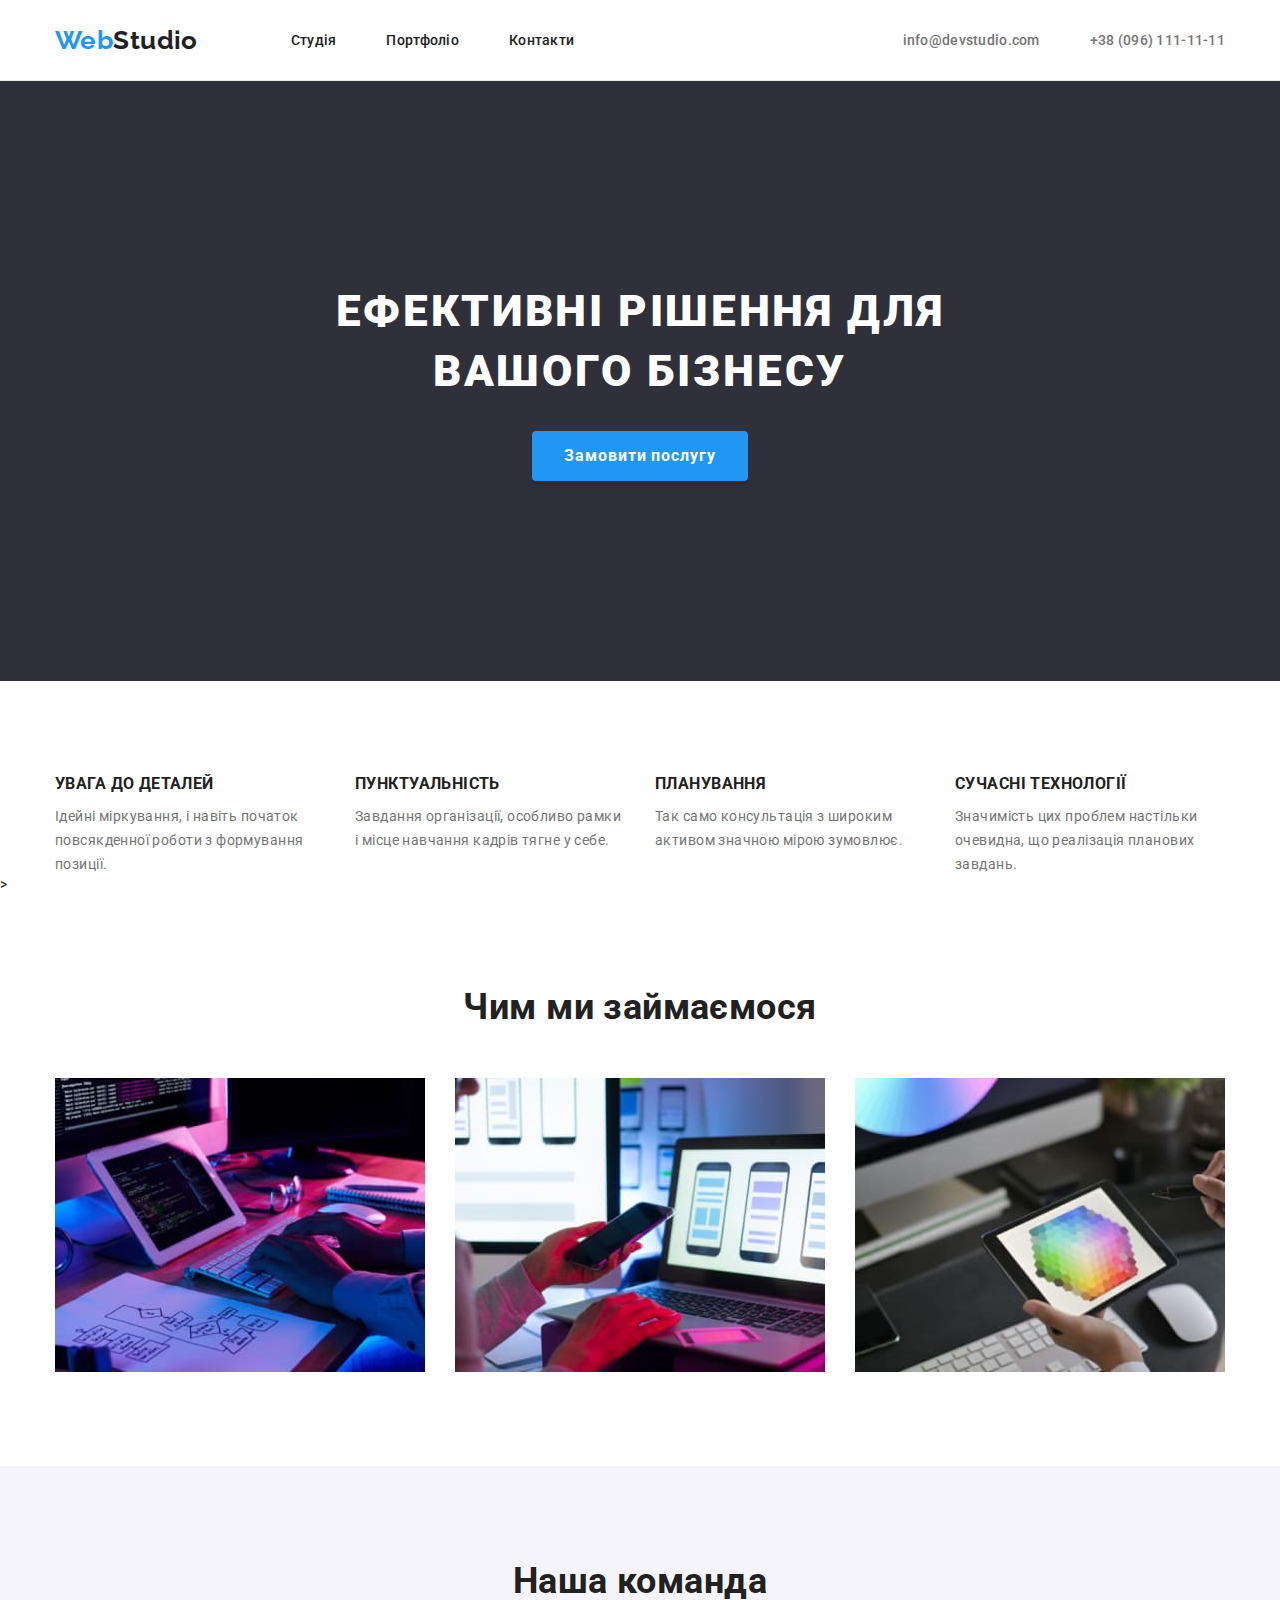
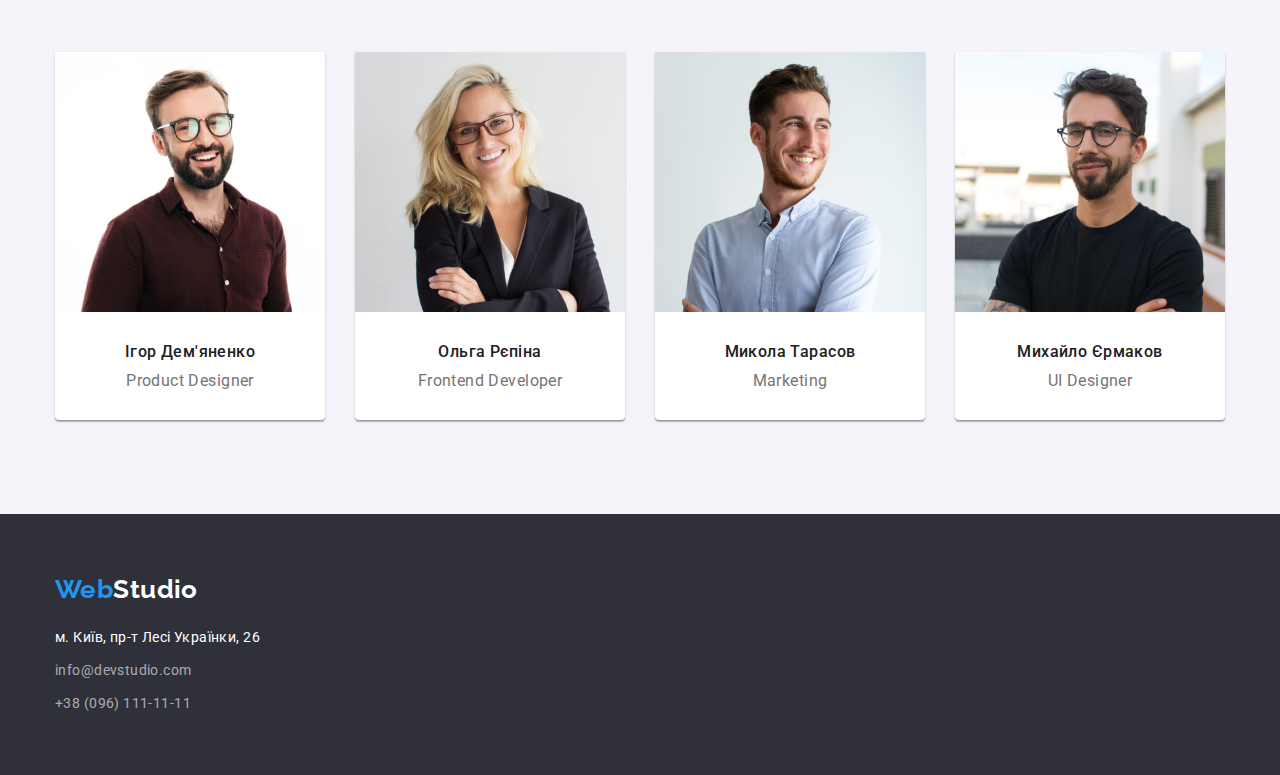
<file: index.html>
<!DOCTYPE html>
<html lang="uk">
  <head>
    <meta charset="UTF-8" />
    <meta http-equiv="X-UA-Compatible" content="IE=edge" />
    <meta name="viewport" content="width=device-width, initial-scale=1.0" />
    <title>Document</title>

    <!--Шрифти-->
    <link rel="preconnect" href="https://fonts.googleapis.com" />
    <link rel="preconnect" href="https://fonts.gstatic.com" crossorigin />
    <link
      href="https://fonts.googleapis.com/css2?family=Raleway:wght@700&family=Roboto:wght@400;500;700;900&display=swap"
      rel="stylesheet"
    />
    <!--Нормалізатор-->
    <link
      rel="stylesheet"
      href="https://cdn.jsdelivr.net/npm/modern-normalize@1.1.0/modern-normalize.min.css"
    />
    <!--Стилі-->
    <link rel="stylesheet" href="./css/styles.css" />
  </head>
  <body>
    <!--Верхня лінія-->
    <header class="header">
      <div class="header-container container">
        <nav class="header-nav">
          <a class="header-logo link" href="./index.html"
            >Web<span class="change">Studio</span></a
          >
          <ul class="header-list list">
            <li class="header-item">
              <a class="header-link link" href="./index.html">Студія</a>
            </li>
            <li class="header-item">
              <a class="header-link link" href="./portfolio.html">Портфоліо</a>
            </li>
            <li class="header-item">
              <a class="header-link link" href="">Контакти</a>
            </li>
          </ul>
        </nav>
        <ul class="header-list list">
          <li>
            <a
              class="header-link-contacts link"
              href="mailto:info@devstudio.com"
              >info@devstudio.com</a
            >
          </li>
          <li>
            <a class="header-link-contacts link" href="tel:+380961111111"
              >+38 (096) 111-11-11</a
            >
          </li>
        </ul>
      </div>
    </header>
    <main>
      <!--Шапка-->
      <section class="hero">
        <div class="hero-container container">
          <h1 class="hero-title">Ефективні рішення для вашого бізнесу</h1>
          <button class="hero-btn" type="button">Замовити послугу</button>
        </div>
      </section>
      <!--Особливості-->
      <section class="specialties">
        <div class="specialties-container container">
          <h2 hidden>Особливості</h2>
          <ul class="specialties-list list">
            <li class="specialties-item item">
              <h3 class="specialties-item-title">УВАГА ДО ДЕТАЛЕЙ</h3>
              <p class="specialties-item-text">
                Ідейні міркування, і навіть початок повсякденної роботи з
                формування позиції.
              </p>
            </li>
            <li class="specialties-item item">
              <h3 class="specialties-item-title">ПУНКТУАЛЬНІСТЬ</h3>
              <p class="specialties-item-text">
                Завдання організації, особливо рамки і місце навчання кадрів
                тягне у себе.
              </p>
            </li>
            <li class="specialties-item item">
              <h3 class="specialties-item-title">ПЛАНУВАННЯ</h3>
              <p class="specialties-item-text">
                Так само консультація з широким активом значною мірою зумовлює.
              </p>
            </li>
            <li class="specialties-item item">
              <h3 class="specialties-item-title">СУЧАСНІ ТЕХНОЛОГІЇ</h3>
              <p class="specialties-item-text">
                Значимість цих проблем настільки очевидна, що реалізація
                планових завдань.
              </p>
            </li>
          </ul>
        </div>
        >
      </section>
      <!--Чим ми займаємося-->
      <section class="work">
        <div class="work-container container">
          <h2 class="work-title">Чим ми займаємося</h2>
          <ul class="work-list list">
            <li class="work-item item">
              <img
                class="work-p"
                src="./images/box1(sqoosh).jpg"
                alt="Робочий стіл з комп'ютером"
                width="370"
              />
            </li>
            <li class="work-item item">
              <img
                class="work-p"
                src="./images/box2(sqoosh).jpg"
                alt="презентація через ноутбук"
                width="370"
              />
            </li>
            <li class="work-item item">
              <img
                class="work-p"
                src="./images/box3(sqoosh).jpg"
                alt="Робочий стіл з комп'ютером та планшет в руках"
                width="370"
              />
            </li>
          </ul>
        </div>
      </section>
      <!--Наша команда-->
      <section class="team">
        <div class="team-container container">
          <h2 class="team-title">Наша команда</h2>
          <ul class="team-list list">
            <li class="team-item item">
              <img
                class="team-p"
                src="./images/img1(sqoosh).jpg"
                alt="Фото чоловіка в окулярах"
                width="270"
              />
              <h3 class="team-title-n">Ігор Дем'яненко</h3>
              <p class="team-text">Product Designer</p>
            </li>
            <li class="team-item item">
              <img
                class="team-p"
                src="./images/img2(sqoosh).jpg"
                alt="Фото жінки в окулярах"
                width="270"
              />
              <h3 class="team-title-n">Ольга Рєпіна</h3>
              <p class="team-text">Frontend Developer</p>
            </li>
            <li class="team-item item">
              <img
                class="team-p"
                src="./images/img3(sqoosh).jpg"
                alt="Фото чоловіка"
                width="270"
              />
              <h3 class="team-title-n">Микола Тарасов</h3>
              <p class="team-text">Marketing</p>
            </li>
            <li class="team-item item">
              <img
                class="team-p"
                src="./images/img4(sqoosh).jpg"
                alt="Фото чоловіка в окулярах"
                width="270"
              />
              <h3 class="team-title-n">Михайло Єрмаков</h3>
              <p class="team-text">UI Designer</p>
            </li>
          </ul>
        </div>
      </section>
    </main>
    <!--Підвал-->
    <footer class="footer">
      <div class="footer-container container">
        <a class="footer-logo link" href="./index.html"
          >Web<span class="change-footer">Studio</span></a
        >
        <address class="footer-adress">
          <ul class="footer-list list">
            <li class="footer-list-item">
              <a
                class="footer-link-gl link"
                href="https://goo.gl/maps/jVRmj9oeubwBSzNn6"
                target="_blank"
                rel="noopener noreferrer"
                >м. Київ, пр-т Лесі Українки, 26</a
              >
            </li>
            <li class="footer-list-item">
              <a class="footer-link link" href="mailto:info@devstudio.com"
                >info@devstudio.com</a
              >
            </li>
            <li class="footer-list-item">
              <a class="footer-link link" href="tel:+380961111111"
                >+38 (096) 111-11-11</a
              >
            </li>
          </ul>
        </address>
      </div>
    </footer>
  </body>
</html>
</file>
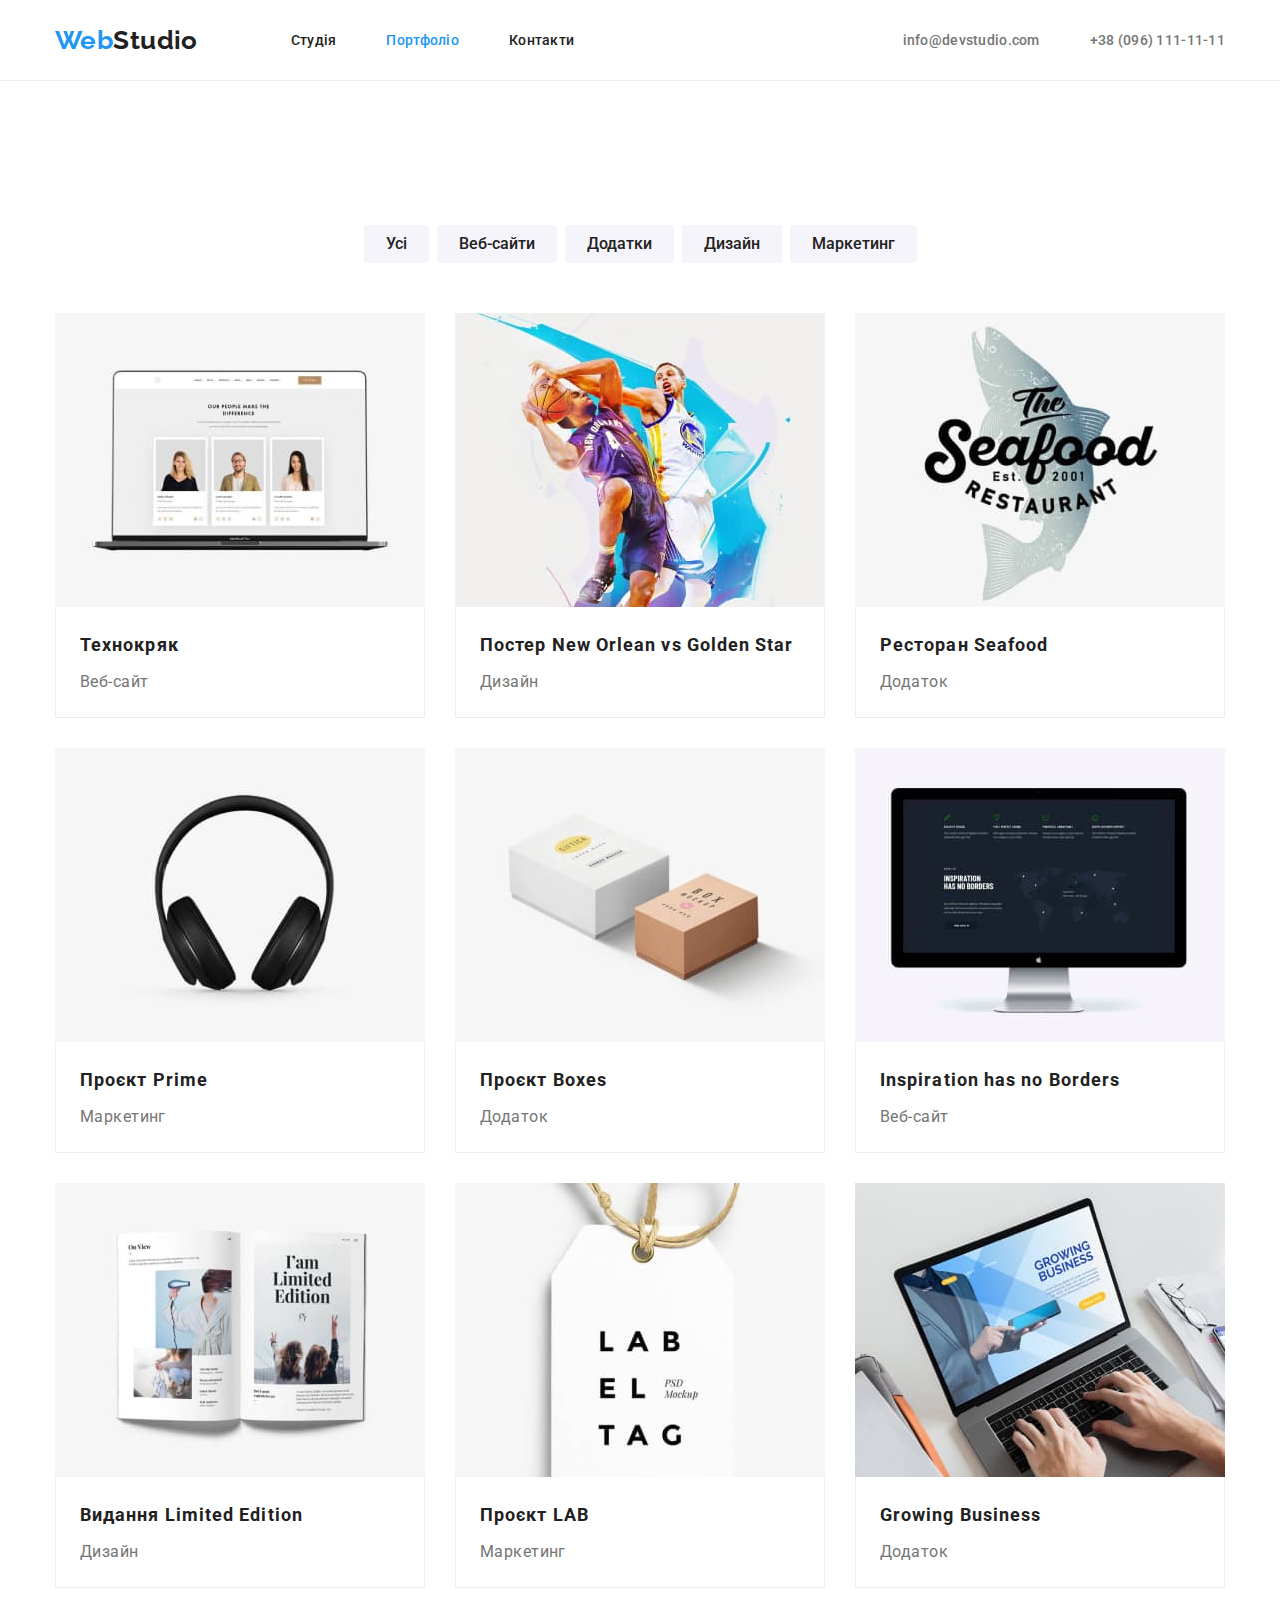
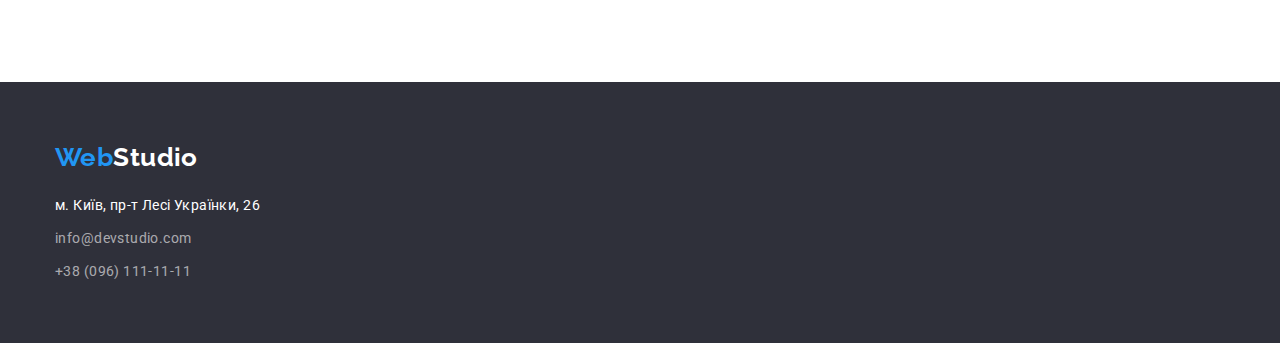
<file: portfolio.html>
<!DOCTYPE html>
<html lang="uk">
  <head>
    <meta charset="UTF-8" />
    <meta http-equiv="X-UA-Compatible" content="IE=edge" />
    <meta name="viewport" content="width=device-width, initial-scale=1.0" />
    <title>Document</title>

    <!--Шрифти-->
    <link rel="preconnect" href="https://fonts.googleapis.com" />
    <link rel="preconnect" href="https://fonts.gstatic.com" crossorigin />
    <link
      href="https://fonts.googleapis.com/css2?family=Raleway:wght@700&family=Roboto:wght@400;500;700;900&display=swap"
      rel="stylesheet"
    />
    <!--Нормалізатор-->
    <link
      rel="stylesheet"
      href="https://cdn.jsdelivr.net/npm/modern-normalize@1.1.0/modern-normalize.min.css"
    />
    <!--Стилі-->
    <link rel="stylesheet" href="./css/styles.css" />
  </head>
  <body>
    <!--Верхня лінія-->
    <header class="header">
      <div class="header-container container">
        <nav class="header-nav">
          <a class="header-logo link" href="./index.html"
            >Web<span class="change">Studio</span></a
          >
          <ul class="header-list list">
            <li class="header-item">
              <a class="header-link link" href="./index.html">Студія</a>
            </li>
            <li class="header-item">
              <a
                class="header-link-blue header-link link"
                href="./portfolio.html"
                >Портфоліо</a
              >
            </li>
            <li class="header-item">
              <a class="header-link link" href="">Контакти</a>
            </li>
          </ul>
        </nav>
        <ul class="header-list list">
          <li class="header-item">
            <a
              class="header-link-contacts link"
              href="mailto:info@devstudio.com"
              >info@devstudio.com</a
            >
          </li>
          <li class="header-item">
            <a class="header-link-contacts link" href="tel:+380961111111"
              >+38 (096) 111-11-11</a
            >
          </li>
        </ul>
      </div>
    </header>
    <main>
      <!--Портфоліо-->
      <section class="portfolio section">
        <div class="container">
          <h1 hidden>Портфоліо</h1>
          <ul class="portfolio-list-btn list">
            <li class="portfolio-item-btn item">
              <button class="portfolio-btn btn" type="button">Усі</button>
            </li>
            <li class="portfolio-item-btn item">
              <button class="portfolio-btn btn" type="button">Веб-сайти</button>
            </li>
            <li class="portfolio-item-btn item">
              <button class="portfolio-btn btn" type="button">Додатки</button>
            </li>
            <li class="portfolio-item-btn item">
              <button class="portfolio-btn btn" type="button">Дизайн</button>
            </li>
            <li class="portfolio-item-btn item">
              <button class="portfolio-btn btn" type="button">Маркетинг</button>
            </li>
          </ul>
          <ul class="portfolio-list-p list">
            <li class="portfolio-item-p item">
              <img
                class="portfolio-p"
                src="./images2/img(s).jpg"
                alt="Відкритий ноутбук"
                width="370"
                height="294"
              />
              <div class="border">
                <h2 class="portfolio-title-p">Технокряк</h2>
                <p class="portfolio-text-p">Веб-сайт</p>
              </div>
            </li>
            <li class="portfolio-item-p item">
              <img
                class="portfolio-p"
                src="./images2/img1(s).jpg"
                alt="Два баскетболісти"
                width="370"
                height="294"
              />
              <div class="border">
                <h2 class="portfolio-title-p">
                  Постер New Orlean vs Golden Star
                </h2>
                <p class="portfolio-text-p">Дизайн</p>
              </div>
            </li>
            <li class="portfolio-item-p item">
              <img
                class="portfolio-p"
                src="./images2/img2(s).jpg"
                alt="Риба з логотипом"
                width="370"
                height="294"
              />
              <div class="border">
                <h2 class="portfolio-title-p">Ресторан Seafood</h2>
                <p class="portfolio-text-p">Додаток</p>
              </div>
            </li>
            <li class="portfolio-item-p item">
              <img
                class="portfolio-p"
                src="./images2/img3(s).jpg"
                alt="Навушники"
                width="370"
                height="294"
              />
              <div class="border">
                <h2 class="portfolio-title-p">Проєкт Prime</h2>
                <p class="portfolio-text-p">Маркетинг</p>
              </div>
            </li>
            <li class="portfolio-item-p item">
              <img
                class="portfolio-p"
                src="./images2/img4(s).jpg"
                alt="Дві коробочки"
                width="370"
                height="294"
              />
              <div class="border">
                <h2 class="portfolio-title-p">Проєкт Boxes</h2>
                <p class="portfolio-text-p">Додаток</p>
              </div>
            </li>
            <li class="portfolio-item-p item">
              <img
                class="portfolio-p"
                src="./images2/img5(s).jpg"
                alt="Монітор"
                width="370"
                height="294"
              />
              <div class="border">
                <h2 class="portfolio-title-p">Inspiration has no Borders</h2>
                <p class="portfolio-text-p">Веб-сайт</p>
              </div>
            </li>
            <li class="portfolio-item-p item">
              <img
                class="portfolio-p"
                src="./images2/img6(s).jpg"
                alt="Відкритий журнал"
                width="370"
                height="294"
              />
              <div class="border">
                <h2 class="portfolio-title-p">Видання Limited Edition</h2>
                <p class="portfolio-text-p">Дизайн</p>
              </div>
            </li>
            <li class="portfolio-item-p item">
              <img
                class="portfolio-p"
                src="./images2/img7(s).jpg"
                alt="Етикетка на мотузці"
                width="370"
                height="294"
              />
              <div class="border">
                <h2 class="portfolio-title-p">Проєкт LAB</h2>
                <p class="portfolio-text-p">Маркетинг</p>
              </div>
            </li>
            <li class="portfolio-item-p item">
              <img
                class="portfolio-p"
                src="./images2/img8(s).jpg"
                alt="Ноутбук і руки на клавіатурі"
                width="370"
                height="294"
              />
              <div class="border">
                <h2 class="portfolio-title-p">Growing Business</h2>
                <p class="portfolio-text-p">Додаток</p>
              </div>
            </li>
          </ul>
        </div>
      </section>
    </main>
    <!--Підвал-->
    <footer class="footer">
      <div class="footer-container container">
        <a class="footer-logo link" href="./index.html"
          >Web<span class="change-footer">Studio</span></a
        >
        <address class="footer-adress">
          <ul class="footer-list list">
            <li class="footer-list-item">
              <a
                class="footer-link-gl link"
                href="https://goo.gl/maps/jVRmj9oeubwBSzNn6"
                target="_blank"
                rel="noopener noreferrer"
                >м. Київ, пр-т Лесі Українки, 26</a
              >
            </li>
            <li class="footer-list-item">
              <a class="footer-link link" href="mailto:info@devstudio.com"
                >info@devstudio.com</a
              >
            </li>
            <li class="footer-list-item">
              <a class="footer-link link" href="tel:+380961111111"
                >+38 (096) 111-11-11</a
              >
            </li>
          </ul>
        </address>
      </div>
    </footer>
  </body>
</html>
</file>
<file: css/styles.css>
:root {
  /* fonts */
  --main-font: Roboto, sans-serif;
  /* text colors */
  --primery-text-color: #212121;
  --secondary-text-color: #757575;
  --decoration-color: #2196f3;
  --decoration2-color: #ffffff;
  --decoration3-color: rgba(255, 255, 255, 0.6);
  /* bg colors  */
  --header-color: #ffffff;
  --footer-color: #2f303a;
  --btn-bckg-color: #f5f4fa;
  --btn-bckg-color2: #2196f3;
}
body {
  font-family: var(--main-font);
  font-size: 14px;
  font-style: normal;
  letter-spacing: 0.03em;
  color: var(--primery-text-color);
}
/* reset */
h1,
h2,
h3,
h4,
h5,
h6,
p,
ul {
  margin: 0;
}
img {
  display: block;
}
.link {
  text-decoration: none;
  color: currentColor;
}
.list {
  list-style: none;
  margin: o;
  padding: 0;
}
/* Header style */
.section {
  padding-top: 94px;
  padding-bottom: 94px;
}
.container {
  width: 1200px;
  margin-left: auto;
  margin-right: auto;
  padding-left: 15px;
  padding-right: 15px;
}
.header-container {
  display: flex;
  align-items: center;
}
.header-nav {
  display: flex;
  margin-right: auto;
  align-items: center;
}
.header-list {
  display: flex;
  gap: 50px;
}

.header-logo {
  margin-right: 93px;
}
.header {
  background-color: var(--decoration2-color);
  border-bottom: 1px solid #ececec;
}
.header-logo {
  font-family: "Raleway";
  font-weight: 700;
  font-size: 26px;
  line-height: calc(31 / 26);
  color: var(--decoration-color);
}
.change {
  font-family: "Raleway";
  font-weight: 700;
  font-size: 26px;
  line-height: calc(31 / 26);
  color: var(--primery-text-color);
}
.header-link {
  display: block;
  padding-top: 32px;
  padding-bottom: 32px;
  font-weight: 500;
  font-size: 14px;
  line-height: calc(16 / 14);
  letter-spacing: 0.02em;
  color: var(--primery-text-color);
}
.header-link-blue {
  font-weight: 500;
  font-size: 14px;
  line-height: calc(16 / 14);
  letter-spacing: 0.02em;
  color: var(--decoration-color);
}
.header-link-contacts {
  color: var(--secondary-text-color);
  font-weight: 500;
  font-size: 14px;
  line-height: calc(16 / 14);
  letter-spacing: 0.02em;
}

/*Main-webstudio*/
/*Hero*/

.hero {
  background-color: var(--footer-color);
  padding-top: 200px;
  padding-bottom: 200px;
}
.hero-title {
  font-weight: 900;
  font-size: 44px;
  line-height: calc(60 / 44);
  text-align: center;
  letter-spacing: 0.06em;
  text-transform: uppercase;
  color: var(--decoration2-color);
}
.hero-btn {
  width: 216px;
  height: 50px;
  background-color: var(--btn-bckg-color2);
  font-weight: 700;
  font-size: 16px;
  line-height: 30px;
  padding: 10px 32;
  border-radius: 4px;
  border: none;
  align-items: center;
  text-align: center;
  letter-spacing: 0.06em;
  color: var(--decoration2-color);
  cursor: pointer;
  margin-top: 30px;
  box-shadow: 0px 4px 4px rgba(0, 0, 0, 0.15);
}
.hero-container {
  display: flex;
  flex-direction: column;
  align-items: center;
}
.hero-title {
  width: 696px;
  height: 120px;
}
/*Specialties*/
.specialties {
  background-color: var(--header-color);
  padding-top: 94px;
  padding-bottom: 94px;
}
.specialties-container {
  display: flex;
}
.specialties-list {
  display: flex;
  gap: 30px;
}
.specialties-item {
  width: 270px;
}
.specialties-item-title {
  font-weight: 700;
  line-height: calc(16 / 14);
  text-transform: uppercase;
  margin-bottom: 10px;
}
.specialties-item-text {
  font-weight: 400;
  line-height: calc(24 / 14);
  color: var(--secondary-text-color);
}

/*Our work*/
.work {
  background-color: var(--header-color);
  padding-bottom: 94px;
}
.work-title {
  font-weight: 700;
  font-size: 36px;
  line-height: calc(42 / 36);
  text-align: center;
  color: var(--primery-text-color);
  margin-bottom: 50px;
}
.work-list {
  display: flex;
  gap: 30px;
}
.work-item {
  mix-blend-mode: normal;
}
/*Our team*/
.team {
  background-color: var(--btn-bckg-color);
  padding-top: 94px;
  padding-bottom: 94px;
}
.team-container {
  display: flex;
  flex-direction: column;
}
.team-title {
  font-weight: 700;
  font-size: 36px;
  line-height: calc(42 / 36);
  text-align: center;
  color: var(--primery-text-color);
  margin-bottom: 50px;
}
.team-item {
  background-color: var(--header-color);
  box-shadow: 0px 1px 3px rgba(0, 0, 0, 0.12), 0px 1px 1px rgba(0, 0, 0, 0.14),
    0px 2px 1px rgba(0, 0, 0, 0.2);
  border-radius: 0px 0px 4px 4px;
}
.team-list {
  display: flex;
  gap: 30px;
}
.team-title-n {
  font-weight: 500;
  font-size: 16px;
  line-height: calc(19 / 16);
  text-align: center;
  margin-top: 30px;
  margin-bottom: 10px;
}
.team-text {
  font-weight: 400;
  font-size: 16px;
  line-height: calc(19 / 16);
  text-align: center;
  color: var(--secondary-text-color);
  margin-bottom: 30px;
}
/*Portfolio*/
/*Main-btn*/
.portfolio {
  background-color: var(--decoration2-color);
}
.btn {
  font-family: var(--main-font);
  font-weight: 500;
  font-size: 16px;
  line-height: calc(26 / 16);
  text-align: center;
  color: var(--primery-text);
  background-color: var(--btn-bckg-color);
  border-radius: 4px;
  cursor: pointer;
  border: none;
}
.btn:hover,
.btn:focus {
  background-color: #2196f3;
  color: var(--decoration2-color);
}
.portfolio-list-btn {
  display: flex;
  justify-content: center;
  gap: 8px;
  padding: 50px;
}
.portfolio-btn {
  padding: 6px 22px;
}
/*Main-img*/
.portfolio-list-p {
  display: flex;
  flex-wrap: wrap;
  gap: 30px;
}
.portfolio-item-p {
  background-color: var(--header-color);
}
.portfolio-item-p {
  display: flex;
  flex-direction: column;
  flex-basis: calc((100% - 30px * 2) / 3);
}
.portfolio-title-p {
  font-weight: 700;
  font-size: 18px;
  line-height: calc(36 / 18);
  letter-spacing: 0.06em;
  color: var(--primery-text-color);
  margin-bottom: 4px;
}
.portfolio-text-p {
  font-size: 16px;
  line-height: calc(30 / 16);
  color: var(--secondary-text-color);
}
.border {
  padding: 20px 24px;
  border: 1px solid #eeeeee;
  border-top: 0;
}
/*Footer*/
.footer {
  background-color: var(--footer-color);
  padding-top: 60px;
  padding-bottom: 60px;
}
.footer-container {
  display: flex;
  flex-direction: column;
}
.footer-logo {
  font-family: "Raleway";
  font-weight: 700;
  font-size: 26px;
  line-height: calc(31 / 26);
  color: #2196f3;
  margin-bottom: 20px;
}
.change-footer {
  font-family: "Raleway";
  font-weight: 700;
  font-size: 26px;
  line-height: calc(31 / 26);
  color: var(--decoration2-color);
}
.footer-link-gl {
  font-family: var(--main-font);
  font-weight: 400;
  font-style: normal;
  line-height: calc(24 / 14);
  color: var(--decoration2-color);
}
.footer-link {
  font-weight: 400;
  font-style: normal;
  line-height: calc(24 / 14);
  color: var(--decoration3-color);
}
.footer-list-item:nth-child(2) {
  margin-top: 9px;
  margin-bottom: 9px;
}

.header-link:hover,
.header-link:focus,
.footer-link:hover,
.footer-link:focus,
.header-link-contacts:hover,
.header-link-contacts:focus,
.footer-link-gl:hover,
.footer-link-gl:focus {
  color: #2196f3;
}
</file>
